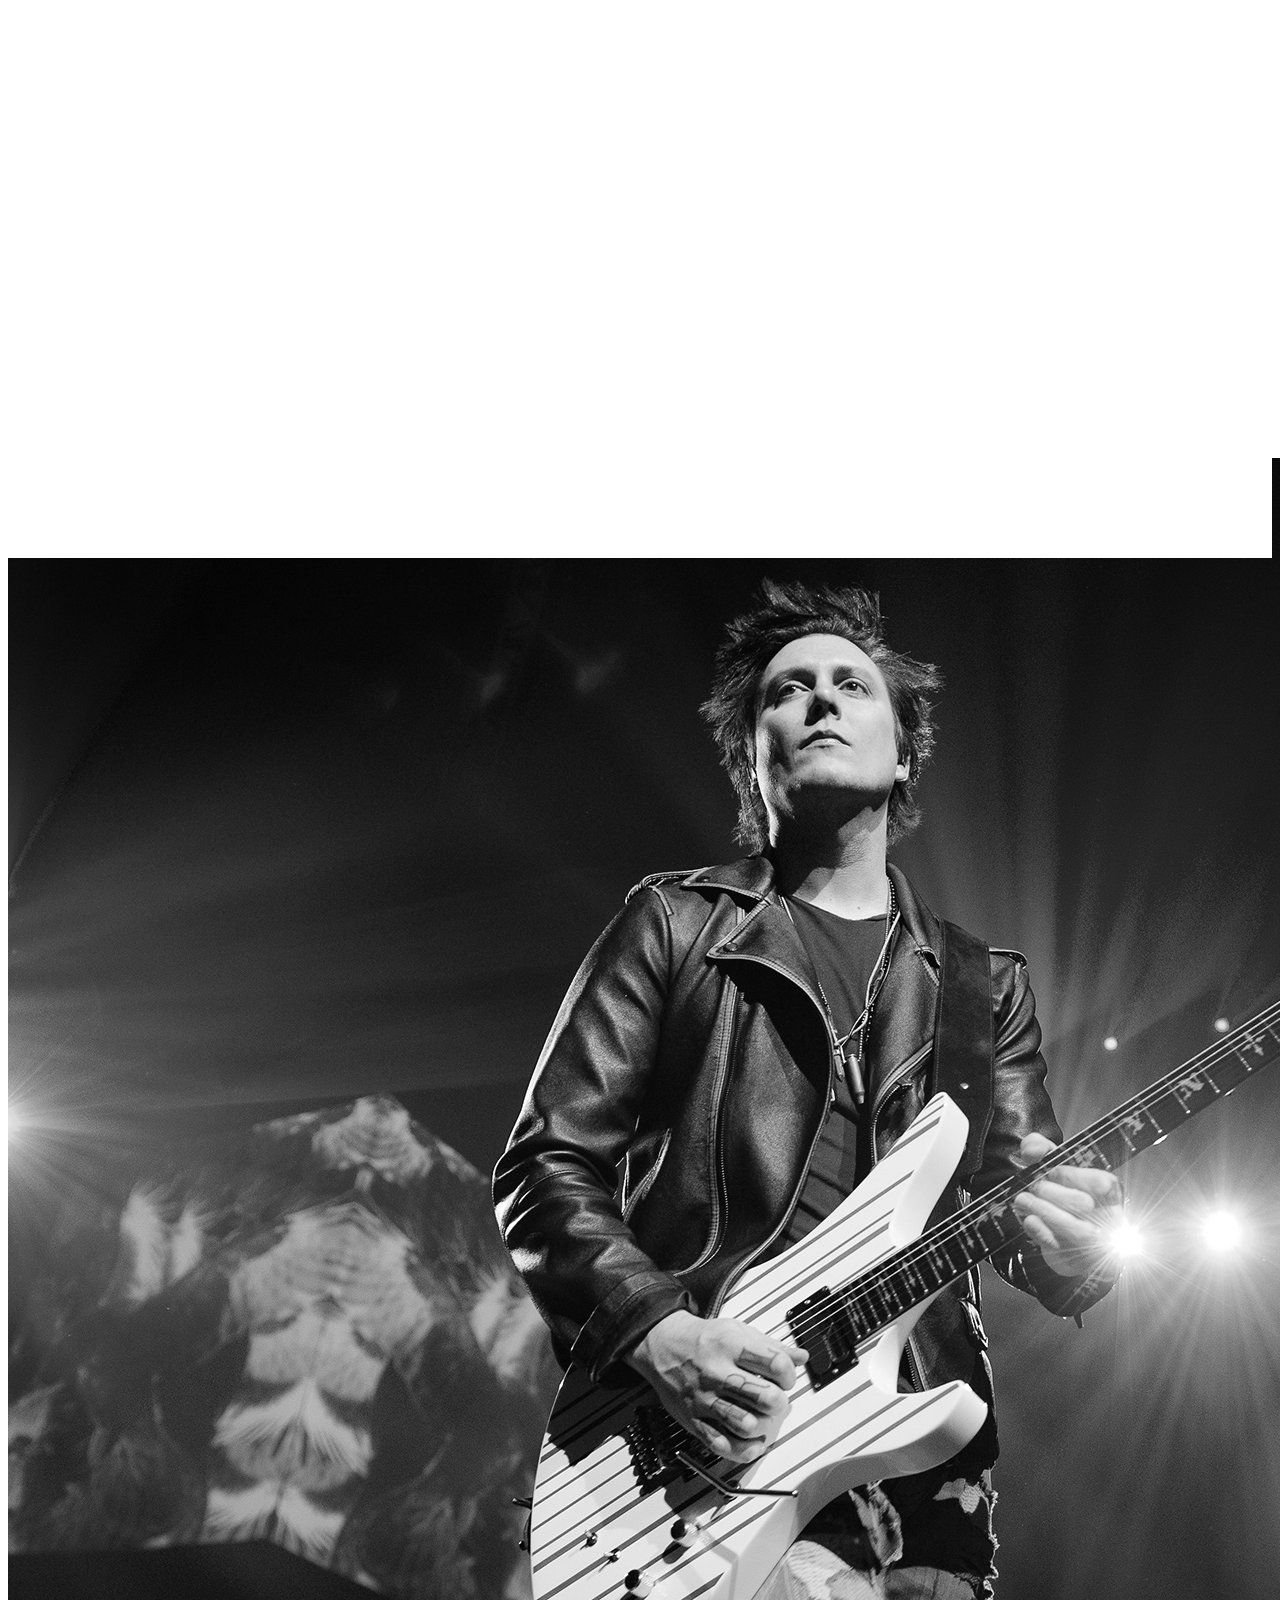
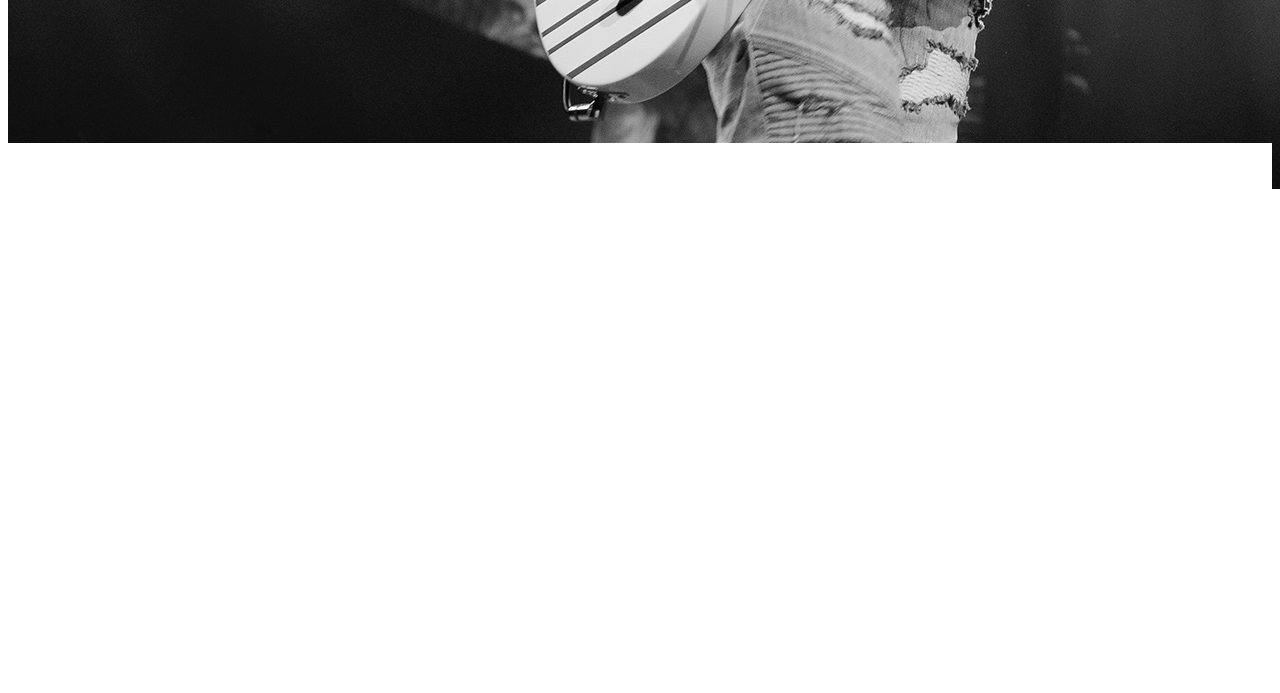
<file: index.html>
<!doctype html>
<html lang="en">

<head>
    <!-- Required meta tags -->
    <meta charset="utf-8">
    <meta name="viewport" content="width=device-width, initial-scale=1, shrink-to-fit=no">

    <!-- Bootstrap CSS -->
    <link href="https://fonts.googleapis.com/css2?family=Roboto+Condensed&display=swap" rel="stylesheet">
    <link href="https://fonts.googleapis.com/css2?family=Anton&display=swap" rel="stylesheet">
    <link rel="stylesheet" href="https://stackpath.bootstrapcdn.com/bootstrap/4.5.1/css/bootstrap.min.css"
        integrity="sha384-VCmXjywReHh4PwowAiWNagnWcLhlEJLA5buUprzK8rxFgeH0kww/aWY76TfkUoSX" crossorigin="anonymous">

    <title>Synyster</title>
    <link rel="stylesheet" href="style.css">

</head>

<body>

    <div class="container">

        <div class="row bungkus ">
            <div class="col border ">


                <div class="row row1">
                    <div class="col "></div>
                    <div class="col "></div>
                    <div class="col "></div>
                </div>

                <div class="row row2">
                    <div class="col border">

                        <img class="img-thumbnail" src="img/syn.jpg" alt="">
                        <h1>SYNYSTER GATES</h1>
                        <div class="back">

                        </div>
                    </div>
                </div>

                <div class="row row3">
                    <div class="col "></div>
                    <div class="col "></div>
                    <div class="col "></div>
                </div>


            </div>

        </div>


    </div>


    <!-- Optional JavaScript -->
    <!-- jQuery first, then Popper.js, then Bootstrap JS -->
    <script src="https://code.jquery.com/jquery-3.5.1.min.js"
        integrity="sha384-DfXdz2htPH0lsSSs5nCTpuj/zy4C+OGpamoFVy38MVBnE+IbbVYUew+OrCXaRkfj"
        crossorigin="anonymous"></script>
    <script src="https://cdn.jsdelivr.net/npm/popper.js@1.16.1/dist/umd/popper.min.js"
        integrity="sha384-9/reFTGAW83EW2RDu2S0VKaIzap3H66lZH81PoYlFhbGU+6BZp6G7niu735Sk7lN"
        crossorigin="anonymous"></script>
    <script src="https://stackpath.bootstrapcdn.com/bootstrap/4.5.1/js/bootstrap.min.js"
        integrity="sha384-XEerZL0cuoUbHE4nZReLT7nx9gQrQreJekYhJD9WNWhH8nEW+0c5qq7aIo2Wl30J"
        crossorigin="anonymous"></script>
</body>

</html>
</file>
<file: style.css>
.bungkus{
    height: 1450px;
}

.row1 .col:nth-child(1) {
    background-color: white;
    height: 150px;
    position: relative;
    top: 100px;
    z-index: 1;
    animation: animasiRow1Left 0.5s  linear forwards;
    animation-delay: 1s;
 
}
.row1 .col:nth-child(2) {
    background-color: white;
    height: 150px;
    position: relative;
    top: 100px;
    z-index: 1;
}

.row1 .col:nth-child(3) {
    background-color: white;
    height: 150px;
    position: relative;
    top: 100px;
    z-index: 1;
    animation: animasiRow1Right 0.5s  linear forwards;
    animation-delay: 1s;
}




.row3 .col:nth-child(1) {
    background-color: white;
    height: 150px;
    position: relative;
    bottom: 50px;
    z-index: 1;
    animation: animasiRow3Left 0.5s  linear forwards;
    animation-delay: 1s;
}
.row3 .col:nth-child(2) {
    background-color: white;
    height: 150px;
    position: relative;
    bottom: 50px;
    z-index: 1;
}
.row3 .col:nth-child(3) {
    background-color: white;
    height: 200px;
    position: relative;
    bottom: 50px;
    z-index: 1;
    animation: animasiRow3Right 0.5s  linear forwards;
    animation-delay: 1s;
}


.row2 .col img{
    filter: grayscale(100%);
    animation: grayscale 0.5s  linear forwards;
  animation-delay: 1s;
}



.row2 .col h1{
       opacity: 0.0;
    font-family: 'Roboto Condensed', sans-serif;
    font-size: 90px;
    font-weight: 200;
    color: black;
    position: absolute;
    bottom: 100px;
    right:0;
    left:900px;
z-index: 2;
-webkit-text-stroke-width: 1px;
  -webkit-text-stroke-color: white;
  animation: opacity 0.5s  linear forwards;
  animation-delay: 1s;
}


.row2 .col .back{

    background-color: #942f67;
    width: 0px;
    height: 100px;
    position: absolute;
    bottom: 110px;
    right:0;
    left:895px;
    z-index: 1;
    animation: animasiKotakGates 0.5s  linear forwards;
  animation-delay: 1s;

}

h1::after {
    content: '';
    display:block;
    width: 100%;
    height: 100%;
    background-color: black;
    background-size: cover;
    position: relative;
    z-index: 3;
    
    
}

@keyframes animasiKotakGates {

    0% {
       
        width:0px;
    }
    
    50% {
      
        width:100px;
    }
    
    100%{
    
        width:250px;
    }
    
    }
@keyframes opacity {

    0% {
       
        opacity: 0.0;
    }
    
    50% {
      
        opacity: 0.5;
    }
    
    100%{
    
        opacity: 1;
    }
    
    }



@keyframes grayscale {

0% {
   
    filter: grayscale(100%);
}

50% {
    filter: grayscale(50%);
}

100%{

    filter: grayscale(0%);
}

}
@keyframes animasiRow1Left {

0% {
   
    top:100px;
}

50% {
  
    top:75px;
}

100%{

    top:50px;
}

}

@keyframes animasiRow1Right {

0% {
    top: 100px;
}

50% {
    top: 125px;
}

100%{
    top: 150px;
}

}


@keyframes animasiRow3Left {

    0% {
      
        bottom: 50px;
    }
    
    50% {
   
        bottom: 75px;
    }
    
    100%{
        
        bottom: 100px;
    }
    
    }
@keyframes animasiRow3Right {

    0% {
      
        bottom: 50px;
    }
    
    50% {
       
        bottom: 25px;
    }
    
    100%{
     
        bottom: 0px;
    }
    
    }
</file>
